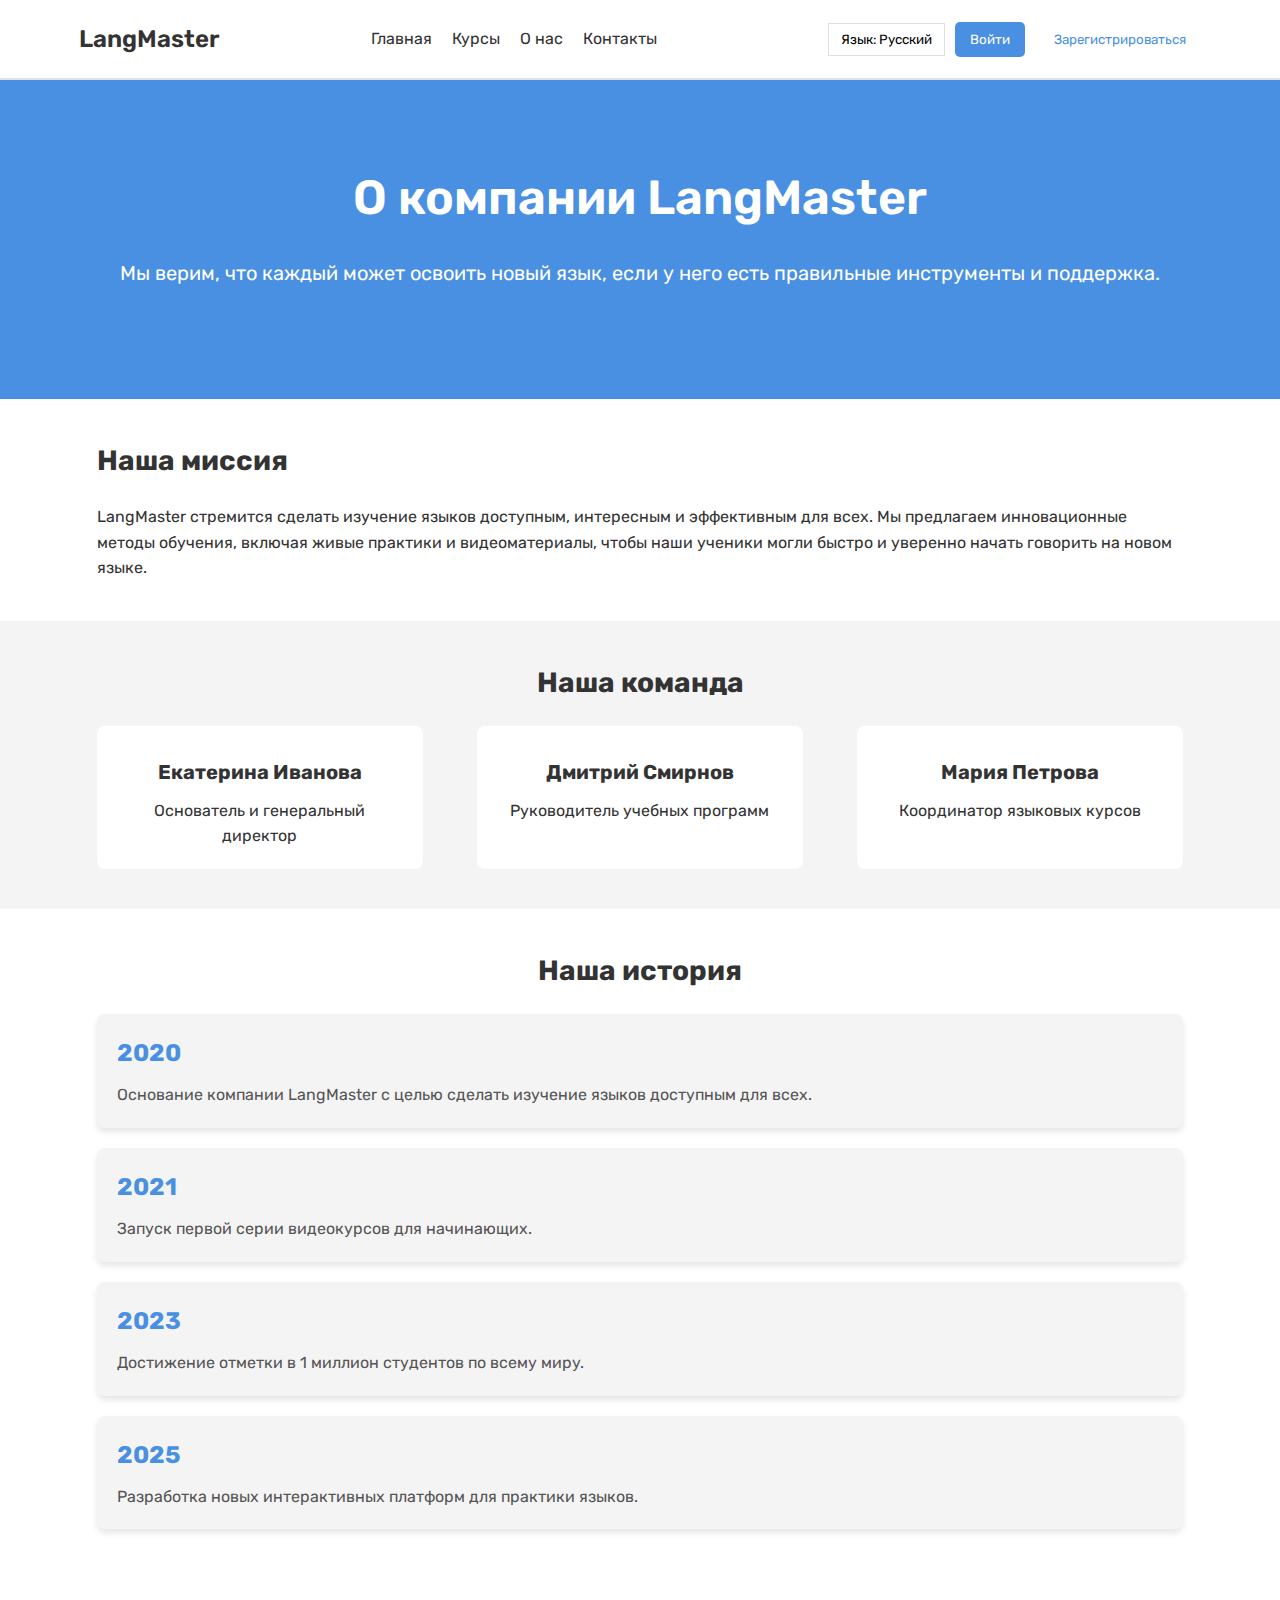
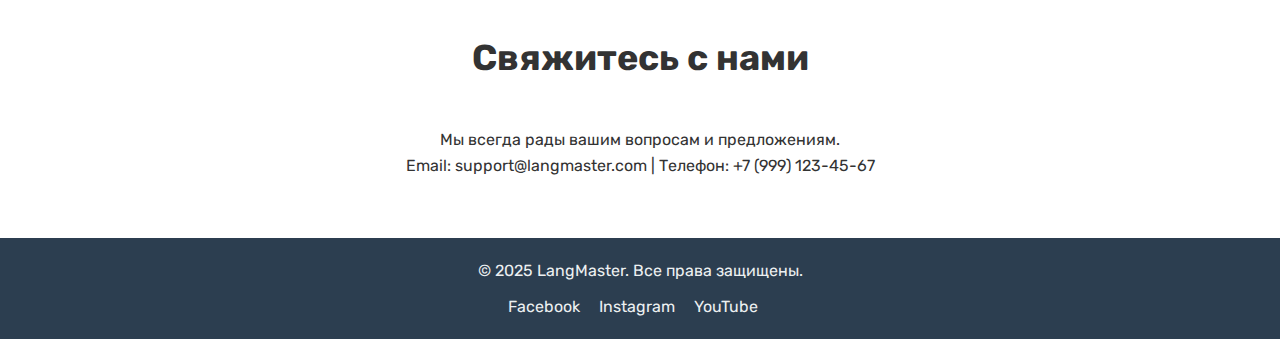
<file: about.html>
<!DOCTYPE html>
<html lang="ru">
<head>
    <meta charset="UTF-8">
    <meta name="viewport" content="width=device-width, initial-scale=1.0">
    <title>О нас - LangMaster</title>
    <link href="https://fonts.googleapis.com/css2?family=Rubik:wght@300;400;500;600&display=swap" rel="stylesheet">
    <link rel="stylesheet" href="styles.css">
</head>
<body>

    <!-- Шапка (Header) -->
    <header>
        <div class="container">
            <div class="logo">LangMaster</div>
            <nav>
                <ul>
                    <li><a href="index.html">Главная</a></li>
                    <li><a href="courses.html">Курсы</a></li>
                    <li><a href="about.html">О нас</a></li>
                    <li><a href="contacts.html">Контакты</a></li>
                </ul>
            </nav>
            <div class="header-right">
                <div class="language">
                    <button>Язык: Русский</button>
                </div>
                <div class="auth-buttons">
                    <a href="login.html"><button class="btn-login">Войти</button></a>
                    <a href="register.html"><button class="btn-register">Зарегистрироваться</button></a>
                </div>
            </div>
        </div>
    </header>

    <!-- Заголовок -->
    <section class="hero">
        <div class="container">
            <h1>О компании LangMaster</h1>
            <p>Мы верим, что каждый может освоить новый язык, если у него есть правильные инструменты и поддержка.</p>
        </div>
    </section>

    <!-- Наша миссия -->
    <section class="mission">
        <div class="container">
            <h2>Наша миссия</h2>
            <p>LangMaster стремится сделать изучение языков доступным, интересным и эффективным для всех. 
                Мы предлагаем инновационные методы обучения, включая живые практики и видеоматериалы, 
                чтобы наши ученики могли быстро и уверенно начать говорить на новом языке.</p>
        </div>
    </section>

    <!-- Наша команда -->
    <section class="team">
        <div class="container">
            <h2>Наша команда</h2>
            <div class="team-members">
                <div class="team-member">
                    <h3>Екатерина Иванова</h3>
                    <p>Основатель и генеральный директор</p>
                </div>
                <div class="team-member">
                    <h3>Дмитрий Смирнов</h3>
                    <p>Руководитель учебных программ</p>
                </div>
                <div class="team-member">
                    <h3>Мария Петрова</h3>
                    <p>Координатор языковых курсов</p>
                </div>
            </div>
        </div>
    </section>

    <!-- Наша история -->
    <section class="history">
        <div class="container">
            <h2>Наша история</h2>
            <div class="timeline">
                <a href="#year2020" class="timeline-item" id="year2020">
                    <h3>2020</h3>
                    <p>Основание компании LangMaster с целью сделать изучение языков доступным для всех.</p>
                </a>
                <a href="#year2021" class="timeline-item" id="year2021">
                    <h3>2021</h3>
                    <p>Запуск первой серии видеокурсов для начинающих.</p>
                </a>
                <a href="#year2023" class="timeline-item" id="year2023">
                    <h3>2023</h3>
                    <p>Достижение отметки в 1 миллион студентов по всему миру.</p>
                </a>
                <a href="#year2025" class="timeline-item" id="year2025">
                    <h3>2025</h3>
                    <p>Разработка новых интерактивных платформ для практики языков.</p>
                </a>
            </div>
        </div>
    </section>
    

    <!-- Контакты -->
    <section class="contacts">
        <div class="container">
            <h2>Свяжитесь с нами</h2>
            <p>Мы всегда рады вашим вопросам и предложениям.</p>
            <p>Email: support@langmaster.com | Телефон: +7 (999) 123-45-67</p>
        </div>
    </section>

    <!-- Подвал (Footer) -->
    <footer>
        <div class="container">
            <p>&copy; 2025 LangMaster. Все права защищены.</p>
            <div class="social-links">
                <a href="#">Facebook</a>
                <a href="#">Instagram</a>
                <a href="#">YouTube</a>
            </div>
        </div>
    </footer>

</body>
</html>
</file>
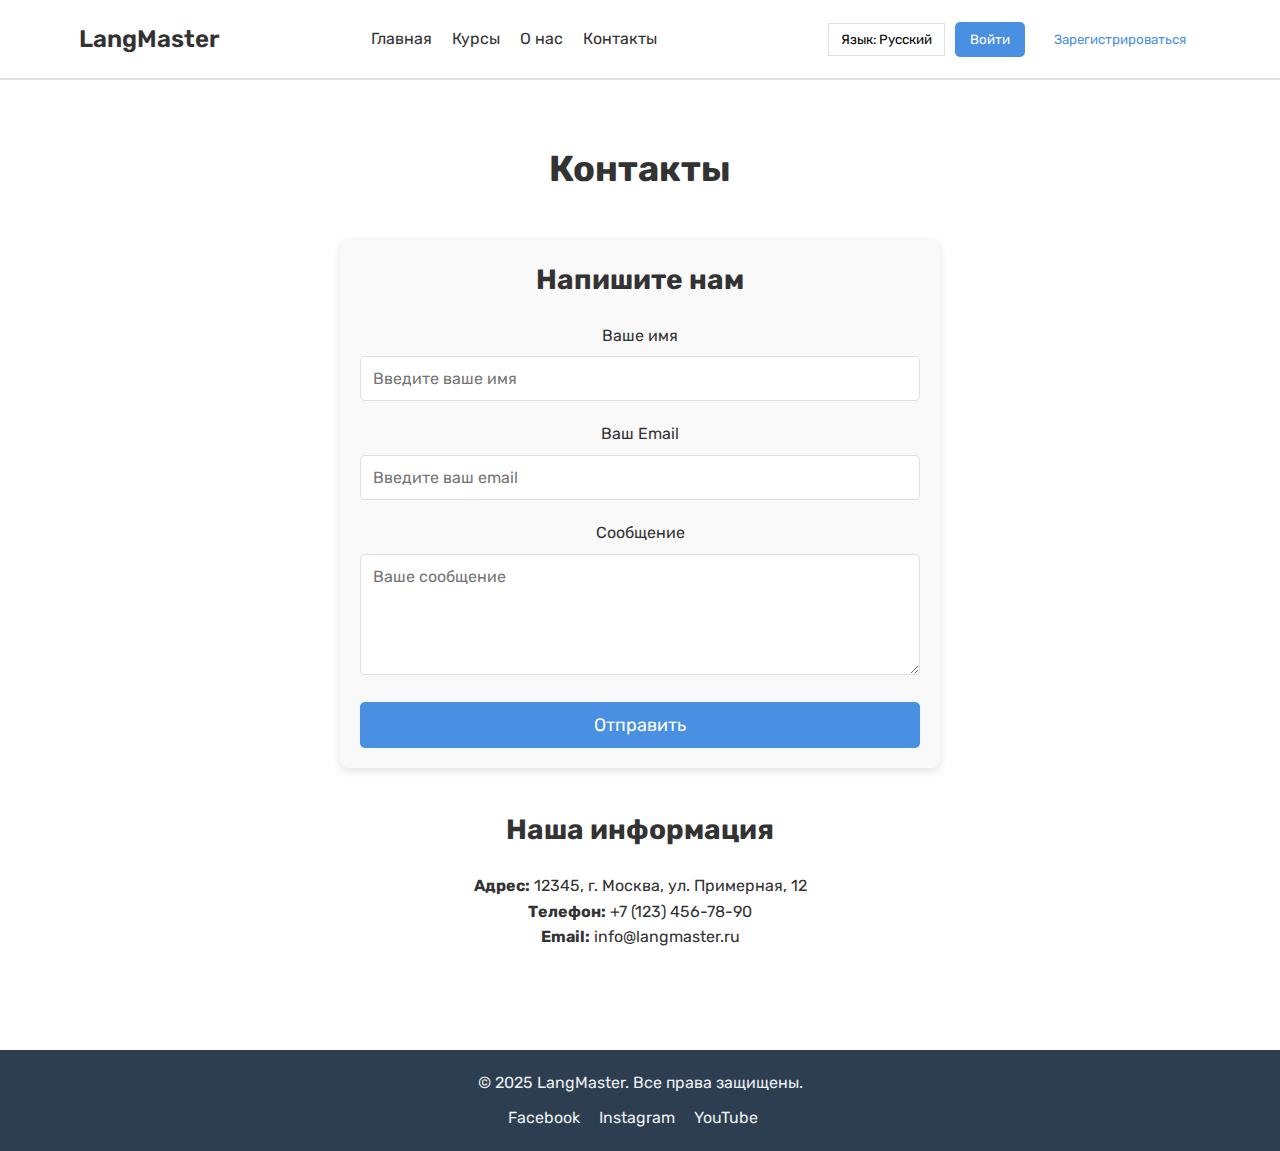
<file: contacts.html>
<!DOCTYPE html>
<html lang="ru">
<head>
    <meta charset="UTF-8">
    <meta name="viewport" content="width=device-width, initial-scale=1.0">
    <title>Контакты - LangMaster</title>
    <link href="https://fonts.googleapis.com/css2?family=Rubik:wght@300;400;500;600&display=swap" rel="stylesheet">
    <link rel="stylesheet" href="styles.css">
</head>
<body>

    <!-- Шапка (Header) -->
    <header>
        <div class="container">
            <div class="logo">LangMaster</div>
            <nav>
                <ul>
                    <li><a href="index.html">Главная</a></li>
                    <li><a href="courses.html">Курсы</a></li>
                    <li><a href="about.html">О нас</a></li>
                    <li><a href="contacts.html">Контакты</a></li>
                </ul>
            </nav>
            <div class="header-right">
                <div class="language">
                    <button>Язык: Русский</button>
                </div>
                <div class="auth-buttons">
                    <a href="login.html"><button class="btn-login">Войти</button></a>
                    <a href="register.html"><button class="btn-register">Зарегистрироваться</button></a>
                </div>
            </div>
        </div>
    </header>
    
    <!-- Основной контент -->
    <section class="contacts">
        <div class="container">
            <h2>Контакты</h2>

            <!-- Форма обратной связи -->
            <div class="contact-form">
                <h3>Напишите нам</h3>
                <form action="index.html" method="POST">
                    <div class="form-group">
                        <label for="name">Ваше имя</label>
                        <input type="text" id="name" name="name" placeholder="Введите ваше имя" required>
                    </div>
                    <div class="form-group">
                        <label for="email">Ваш Email</label>
                        <input type="email" id="email" name="email" placeholder="Введите ваш email" required>
                    </div>
                    <div class="form-group">
                        <label for="message">Сообщение</label>
                        <textarea id="message" name="message" placeholder="Ваше сообщение" rows="5" required></textarea>
                    </div>
                    <a href="index.html">
                        <button type="button" class="btn-submit">Отправить</button>
                    </a>
                </form>
            </div>

            <!-- Контактная информация -->
            <div class="company-info">
                <h3>Наша информация</h3>
                <p><strong>Адрес:</strong> 12345, г. Москва, ул. Примерная, 12</p>
                <p><strong>Телефон:</strong> +7 (123) 456-78-90</p>
                <p><strong>Email:</strong> info@langmaster.ru</p>
            </div>
            
        </div>
    </section>

    <!-- Подвал -->
    <footer>
        <div class="container">
            <p>&copy; 2025 LangMaster. Все права защищены.</p>
            <div class="social-links">
                <a href="#">Facebook</a>
                <a href="#">Instagram</a>
                <a href="#">YouTube</a>
            </div>
        </div>
    </footer>

</body>
</html>
</file>
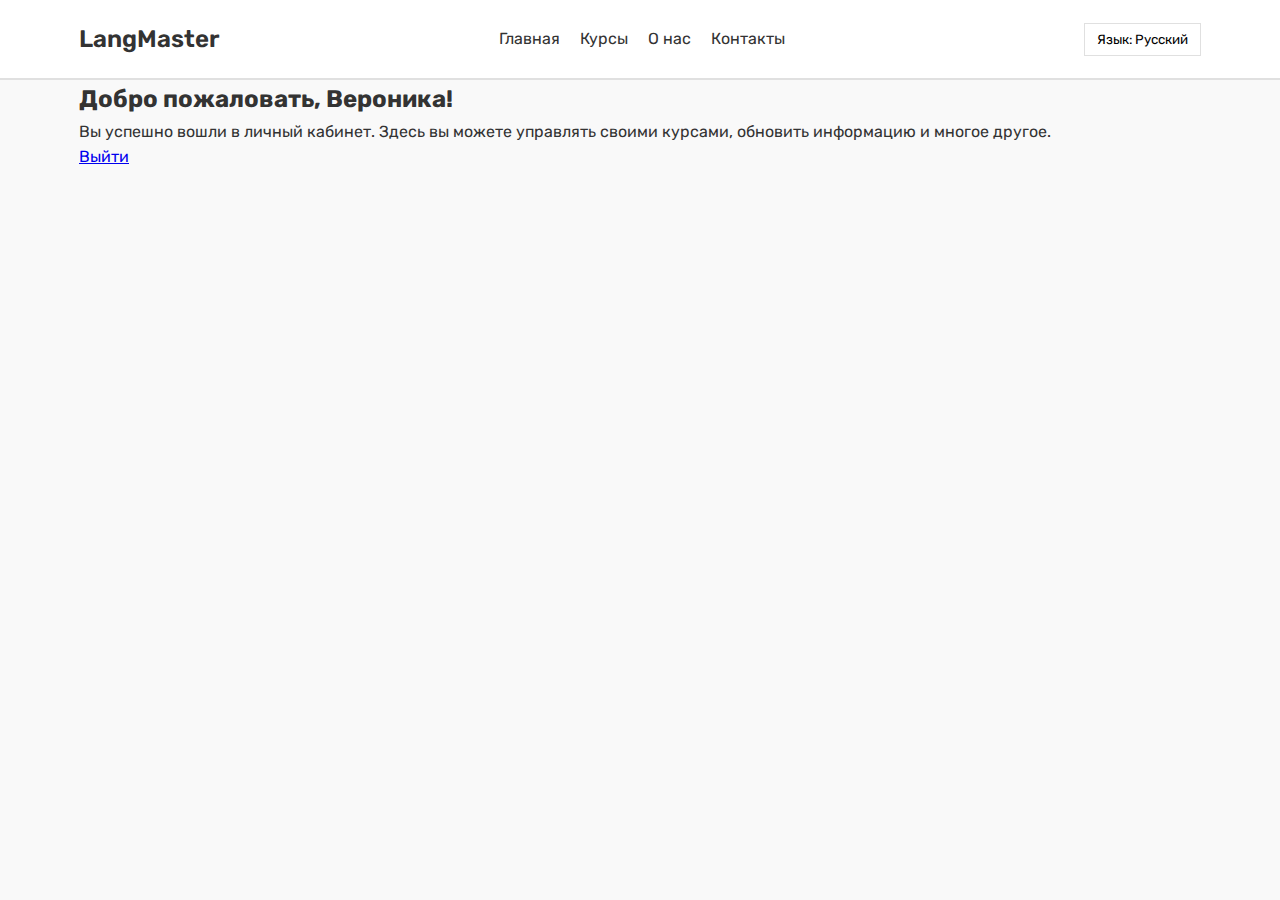
<file: dashboard.html>
<!DOCTYPE html>
<html lang="ru">
<head>
    <meta charset="UTF-8">
    <meta name="viewport" content="width=device-width, initial-scale=1.0">
    <title>Личный кабинет - LangMaster</title>
    <link href="https://fonts.googleapis.com/css2?family=Rubik:wght@300;400;500;600&display=swap" rel="stylesheet">
    <link rel="stylesheet" href="styles.css">
</head>
<body>
    <!-- Шапка (Header) -->
    <header>
        <div class="container">
            <div class="logo">LangMaster</div>
            <nav>
                <ul>
                    <li><a href="index.html">Главная</a></li>
                    <li><a href="courses.html">Курсы</a></li>
                    <li><a href="#">О нас</a></li>
                    <li><a href="contacts.html">Контакты</a></li>
                </ul>
            </nav>
            <div class="header-right">
                <div class="language">
                    <button>Язык: Русский</button>
                </div>
            </div>
        </div>
    </header>

    <section class="dashboard">
        <div class="container">
            <h2>Добро пожаловать, Вероника!</h2>
            <p>Вы успешно вошли в личный кабинет. Здесь вы можете управлять своими курсами, обновить информацию и многое другое.</p>
            <a href="index.html" class="btn-logout">Выйти</a>
        </div>
    </section>
    
</body>
</html>
</file>
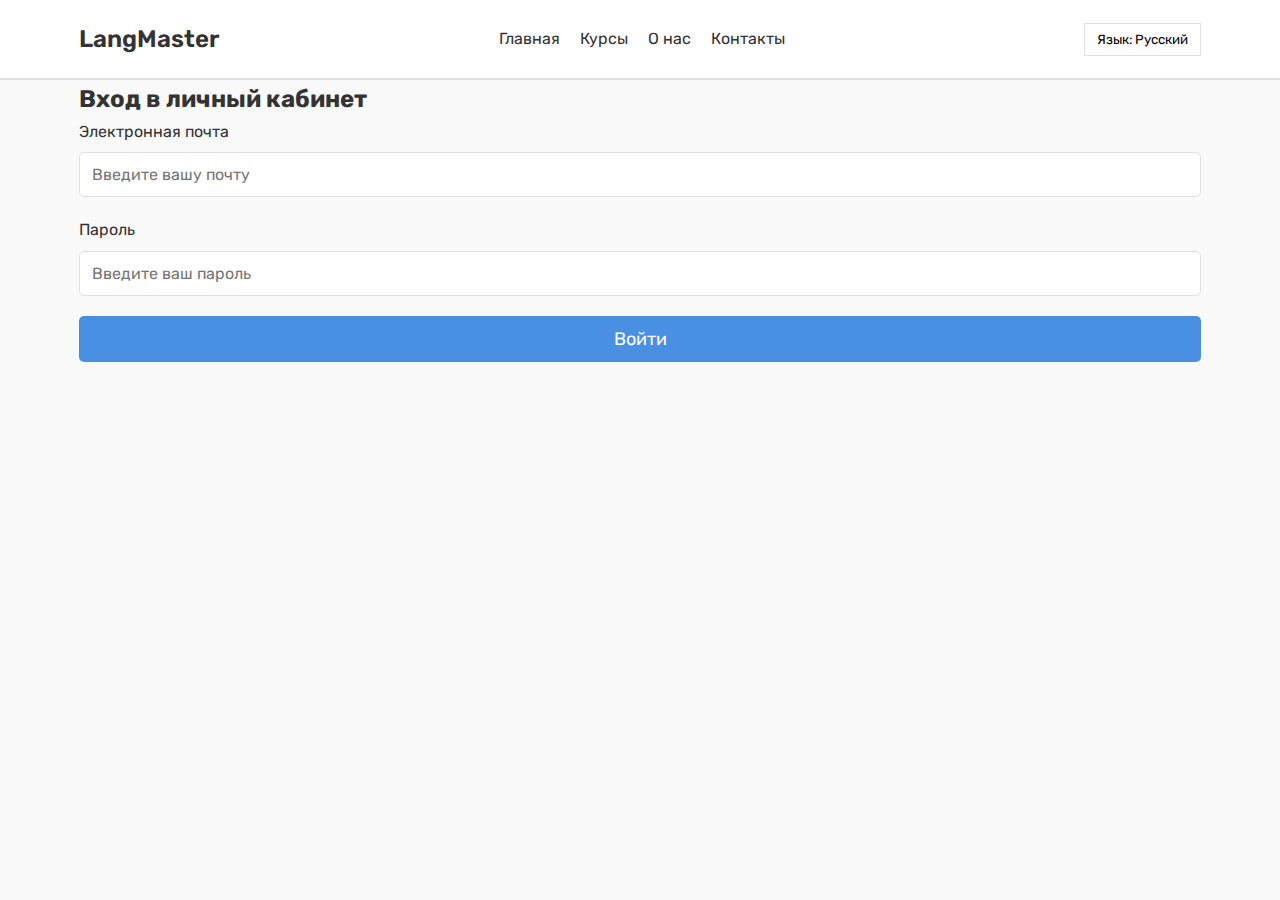
<file: login.html>
<!DOCTYPE html>
<html lang="ru">
<head>
    <meta charset="UTF-8">
    <meta name="viewport" content="width=device-width, initial-scale=1.0">
    <title>Войти - LangMaster</title>
    <link href="https://fonts.googleapis.com/css2?family=Rubik:wght@300;400;500;600&display=swap" rel="stylesheet">
    <link rel="stylesheet" href="styles.css">
</head>
<body>
    <!-- Шапка (Header) -->
    <header>
        <div class="container">
            <div class="logo">LangMaster</div>
            <nav>
                <ul>
                    <li><a href="index.html">Главная</a></li>
                    <li><a href="courses.html">Курсы</a></li>
                    <li><a href="about.html">О нас</a></li>
                    <li><a href="contacts.html">Контакты</a></li>
                </ul>
            </nav>
            <div class="header-right">
                <div class="language">
                    <button>Язык: Русский</button>
                </div>
            </div>
        </div>
    </header>

    <section class="form-section">
        <div class="container">
            <h2>Вход в личный кабинет</h2>
            <form action="dashboard.html" method="POST">
                <div class="form-group">
                    <label for="email">Электронная почта</label>
                    <input type="email" id="email" name="email" required placeholder="Введите вашу почту">
                </div>
                <div class="form-group">
                    <label for="password">Пароль</label>
                    <input type="password" id="password" name="password" required placeholder="Введите ваш пароль">
                </div>
                <a href="dashboard.html">
                    <button type="button" class="btn-submit">Войти</button>
                </a>
            </form>
        </div>
    </section>
    
</body>
</html>
</file>
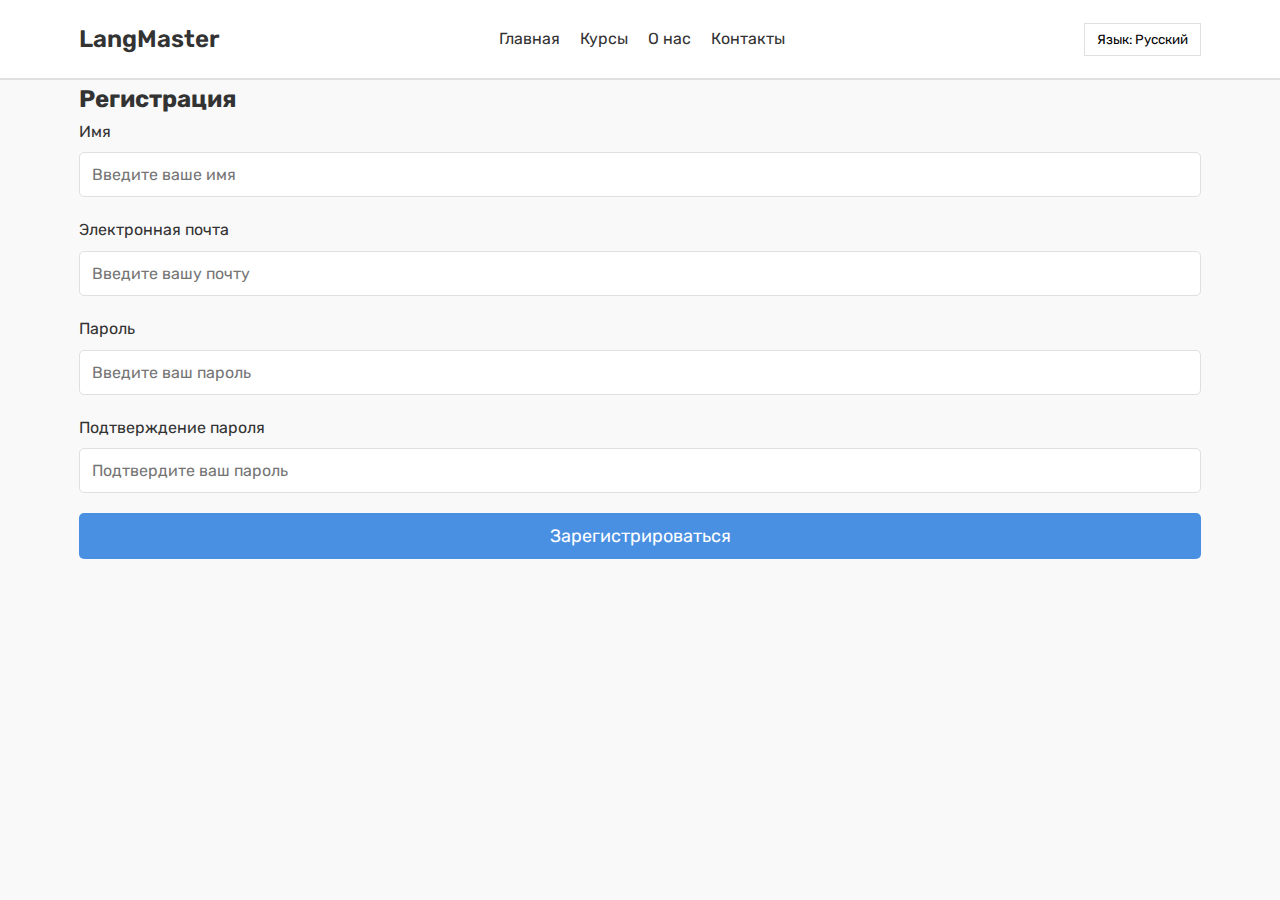
<file: register.html>
<!DOCTYPE html>
<html lang="ru">
<head>
    <meta charset="UTF-8">
    <meta name="viewport" content="width=device-width, initial-scale=1.0">
    <title>Регистрация - LangMaster</title>
    <link href="https://fonts.googleapis.com/css2?family=Rubik:wght@300;400;500;600&display=swap" rel="stylesheet">
    <link rel="stylesheet" href="styles.css">
</head>
<body>
    <!-- Шапка (Header) -->
    <header>
        <div class="container">
            <div class="logo">LangMaster</div>
            <nav>
                <ul>
                    <li><a href="index.html">Главная</a></li>
                    <li><a href="courses.html">Курсы</a></li>
                    <li><a href="about.html">О нас</a></li>
                    <li><a href="contacts.html">Контакты</a></li>
                </ul>
            </nav>
            <div class="header-right">
                <div class="language">
                    <button>Язык: Русский</button>
                </div>
            </div>
        </div>
    </header>

    <section class="form-section">
        <div class="container">
            <h2>Регистрация</h2>
            <form action="dashboard.html" method="POST">
                <div class="form-group">
                    <label for="name">Имя</label>
                    <input type="text" id="name" name="name" required placeholder="Введите ваше имя">
                </div>
                <div class="form-group">
                    <label for="email">Электронная почта</label>
                    <input type="email" id="email" name="email" required placeholder="Введите вашу почту">
                </div>
                <div class="form-group">
                    <label for="password">Пароль</label>
                    <input type="password" id="password" name="password" required placeholder="Введите ваш пароль">
                </div>
                <div class="form-group">
                    <label for="confirm-password">Подтверждение пароля</label>
                    <input type="password" id="confirm-password" name="confirm-password" required placeholder="Подтвердите ваш пароль">
                </div>
                <a href="dashboard.html">
                    <button type="button" class="btn-submit">Зарегистрироваться</button>
                </a>
            </form>
        </div>
    </section>
    
</body>
</html>
</file>
<file: styles.css>
/* Общие стили */
* {
    margin: 0;
    padding: 0;
    box-sizing: border-box;
    font-family: 'Rubik', sans-serif; /* Используем шрифт Rubik для всего текста */
}

body {
    background-color: #F9F9F9;
    color: #333;
    line-height: 1.6;
}

.container {
    width: 90%;
    margin: 0 auto;
}

/* Шапка */
header {
    background-color: #FFFFFF;
    padding: 20px 0;
    border-bottom: 2px solid #E0E0E0;
}

header .container {
    display: flex;
    justify-content: space-between;
    align-items: center;
}

header .logo {
    font-size: 24px;
    font-weight: 600; /* Можно использовать Rubik с более жирным начертанием для логотипа */
}

header nav ul {
    display: flex;
    list-style: none;
}

header nav ul li {
    margin-right: 20px;
}

header nav ul li a {
    text-decoration: none;
    color: #333;
    font-size: 16px;
}

header .header-right {
    display: flex;
    align-items: center;
}

header .language button {
    padding: 8px 12px;
    border: 1px solid #E0E0E0;
    background-color: #FFFFFF;
    cursor: pointer;
}

header .auth-buttons button {
    margin-left: 10px;
    padding: 10px 15px;
    border: none;
    cursor: pointer;
    border-radius: 5px;
}

header .btn-login {
    background-color: #4A90E2;
    color: white;
}

header .btn-register {
    background-color: transparent;
    border: 2px solid #4A90E2;
    color: #4A90E2;
}

/* Основной блок */
.hero {
    background-color: #4A90E2;
    color: white;
    text-align: center;
    padding: 80px 20px;
}

.hero h1 {
    font-size: 48px;
    margin-bottom: 20px;
    font-weight: 600; /* Можно использовать Rubik с более жирным начертанием для заголовков */
}

.hero p {
    font-size: 20px;
    margin-bottom: 30px;
}

.hero .btn-cta {
    background-color: #50E3C2;
    padding: 12px 25px;
    border: none;
    font-size: 18px;
    cursor: pointer;
    border-radius: 8px;
}

/* Преимущества */
.features {
    background-color: #FFFFFF;
    padding: 60px 0;
}

.features h2 {
    text-align: center;
    font-size: 36px;
    margin-bottom: 40px;
    font-weight: 600; /* Можно использовать Rubik с более жирным начертанием для заголовков */
}

.feature-cards {
    display: flex;
    justify-content: space-between;
    gap: 20px;
}

.feature-card {
    background-color: #F4F4F4;
    padding: 20px;
    width: 30%;
    text-align: center;
    border-radius: 8px;
}

.feature-card h3 {
    margin-top: 15px;
    font-size: 24px;
    font-weight: 500;
}

.feature-card img {
    max-width: 100%; 
    height: auto; 
    display: block; 
    object-fit: cover;
    border-radius: 8px;
}

/* Курсы */
.courses {
    padding: 60px 0;
    background-color: #F9F9F9;
}

.courses h1 {
    text-align: center;
    font-size: 36px;
    margin-bottom: 40px;
}

.filters {
    display: flex;
    justify-content: space-between;
    margin-bottom: 30px;
}

.filters select, .filters input {
    padding: 10px;
    font-size: 16px;
    border-radius: 5px;
}

.courses h2 {
    text-align: center;
    font-size: 36px;
    margin-bottom: 40px;
    font-weight: 600;
}

.course-cards {
    display: flex;
    justify-content: space-between;
    gap: 20px;
}

.course-card {
    background-color: #FFFFFF;
    padding: 20px;
    width: 45%;
    text-align: center;
    border-radius: 8px;
    box-shadow: 0 4px 8px rgba(0, 0, 0, 0.1);
}

.course-card img {
    width: 100%;
    height: auto;
    border-radius: 8px;
}

.course-card h3 {
    margin-top: 15px;
}

.course-card .btn-cta {
    background-color: #4A90E2;
    color: white;
    padding: 12px 25px;
    border: none;
    margin-top: 15px;
    cursor: pointer;
    border-radius: 8px;
}

.course-video {
    border-radius: 10px;
    box-shadow: 0 4px 8px rgba(0, 0, 0, 0.2);
    margin-bottom: 10px;
}

/* Стили для отдельного курса */
.course-card {
    width: 100%;
    max-width: 360px;
    text-align: center;
}

/* Стили для видео-контейнера */
.course-card iframe {
    width: 100%;
    height: auto;
    aspect-ratio: 16/9; /* Сохраняем соотношение сторон 16:9 для видео */
    border: 0;
    border-radius: 10px;
    margin-bottom: 15px;
}

/* Адаптивность для мобильных устройств */
@media (max-width: 768px) {
    .course-card {
        max-width: 100%; /* Картинки и видео займут всю ширину на маленьких экранах */
    }
}

/* Для очень маленьких экранов */
@media (max-width: 480px) {
    .course-cards {
        flex-direction: column;
        align-items: center; /* Вертикальный выравнивание для мобильных устройств */
    }
}

/* Отзывы */
.testimonials {
    background-color: #F4F4F4;
    padding: 60px 0;
}

.testimonials h2 {
    text-align: center;
    font-size: 36px;
    margin-bottom: 40px;
}

.testimonial-cards {
    display: flex;
    justify-content: space-between;
    gap: 20px;
}

.testimonial-card {
    background-color: #FFFFFF;
    padding: 20px;
    width: 45%;
    text-align: center;
    box-shadow: 0 4px 8px rgba(0, 0, 0, 0.1);
    border-radius: 8px;
}

.show-more {
    display: flex;
    justify-content: center;
    align-items: center;
    margin-top: 40px;
}

.show-more .btn-cta {
    padding: 12px 30px;
    background-color: #4A90E2;
    color: white;
    font-size: 18px;
    font-weight: 600;
    border-radius: 5px;
    border: none;
    cursor: pointer;
    transition: background-color 0.3s ease;
    width: auto;
    text-align: center;
}

.show-more .btn-cta:hover {
    background-color: #357ABD;
}

.show-more .btn-cta:focus {
    outline: none;
}

/* Отзывы студентов */
.student-reviews {
    background-color: #F9F9F9;
    padding: 60px 0;
}

.student-reviews h2 {
    text-align: center;
    font-size: 36px;
    margin-bottom: 40px;
    font-weight: 600;
}

.reviews-cards {
    display: flex;
    justify-content: space-between;
    gap: 30px;
    flex-wrap: wrap;
}

.review-card {
    background-color: #FFFFFF;
    padding: 20px;
    width: 30%;
    text-align: center;
    border-radius: 8px;
    box-shadow: 0 4px 8px rgba(0, 0, 0, 0.1);
    transition: transform 0.3s ease-in-out;
}

.review-card:hover {
    transform: translateY(-10px);
}

.review-card img {
    width: 80px;
    height: 80px;
    border-radius: 50%;
    object-fit: cover;
    margin-bottom: 15px;
}

.review-card h3 {
    font-size: 22px;
    margin-bottom: 10px;
    font-weight: 500;
}

.course-name {
    font-size: 16px;
    color: #777;
    margin-bottom: 10px;
}

.review-text {
    font-size: 16px;
    color: #333;
    line-height: 1.6;
}

/* Миссия */
.mission {
    padding: 40px 20px;
    background-color: #FFFFFF;
}

.mission h2 {
    font-size: 28px;
    margin-bottom: 20px;
}

/* Команда */
.team {
    padding: 40px 20px;
    background-color: #F4F4F4;
    text-align: center;
}

.team h2 {
    font-size: 28px;
    margin-bottom: 20px;
}

.team-members {
    display: flex;
    justify-content: space-between;
    gap: 20px;
}

.team-member {
    width: 30%;
    background-color: #FFFFFF;
    padding: 20px;
    border-radius: 8px;
    text-align: center;
}

.team-member img {
    width: 100%;
    border-radius: 50%;
}

.team-member h3 {
    font-size: 20px;
    margin: 10px 0;
}

/* Наша история */
.history {
    padding: 40px 20px;
    background-color: #FFFFFF;
}

.history h2 {
    font-size: 28px;
    margin-bottom: 20px;
    text-align: center;
}

.timeline {
    display: flex;
    flex-direction: column;
    gap: 20px;
}

/* Начальное состояние: текст виден */
.timeline-item {
    background-color: #F4F4F4;
    padding: 20px;
    border-radius: 8px;
    box-shadow: 0 4px 6px rgba(0, 0, 0, 0.1);
    opacity: 1; /* Текст изначально виден */
    transform: translateY(0); /* Без начального смещения */
    transition: all 0.6s ease-in-out;
    text-decoration: none;
    color: inherit;
}

/* Эффект при наведении */
.timeline-item:hover {
    transform: scale(1.02); /* Легкое увеличение при наведении */
}

/* Стили текста внутри панелей */
.timeline-item h3 {
    font-size: 24px;
    color: #4A90E2;
    margin-bottom: 10px;
}

.timeline-item p {
    font-size: 16px;
    color: #555;
}

/* Анимация при переходе к якорю */
.timeline-item:target {
    background-color: #E0F7FA; /* Меняем цвет при активации */
    box-shadow: 0 6px 12px rgba(0, 0, 0, 0.15);
    transform: translateY(-10px); /* Поднимаем элемент вверх */
    transition: all 0.6s ease-in-out;
}

/* Плавный скролл для якорных ссылок */
html {
    scroll-behavior: smooth;
}


/* Контакты */
.contacts {
    padding: 40px 20px;
    background-color: #F9F9F9;
    text-align: center;
}

.contacts h2 {
    font-size: 28px;
    margin-bottom: 20px;
}

/* Основной блок контактов */
.contacts {
    padding: 60px 20px;
    background-color: #FFFFFF;
}

.contacts h2 {
    text-align: center;
    font-size: 36px;
    margin-bottom: 40px;
}

/* Форма */
.contact-form {
    max-width: 600px;
    margin: 0 auto 40px;
    padding: 20px;
    background-color: #F9F9F9;
    border-radius: 8px;
    box-shadow: 0 4px 8px rgba(0, 0, 0, 0.1);
}

.contact-form h3 {
    font-size: 28px;
    margin-bottom: 20px;
    text-align: center;
}

.form-group {
    margin-bottom: 20px;
}

.form-group label {
    display: block;
    font-size: 16px;
    margin-bottom: 8px;
}

.form-group input,
.form-group textarea {
    width: 100%;
    padding: 12px;
    border-radius: 5px;
    border: 1px solid #E0E0E0;
    font-size: 16px;
    color: #333;
}

.form-group textarea {
    resize: vertical;
}

.btn-submit {
    background-color: #4A90E2;
    color: white;
    padding: 12px 25px;
    border: none;
    border-radius: 5px;
    font-size: 18px;
    cursor: pointer;
    width: 100%;
    text-align: center;
}

.btn-submit:hover {
    background-color: #357ABD;
}

/* Информация о компании */
.company-info {
    text-align: center;
    margin-bottom: 40px;
}

.company-info h3 {
    font-size: 28px;
    margin-bottom: 20px;
}

.company-info p {
    font-size: 16px;
}

/* Подвал */
footer {
    background-color: #2C3E50;
    color: #ECF0F1;
    padding: 20px 0;
    text-align: center;
}

footer .social-links {
    margin-top: 10px;
}

footer .social-links a {
    color: #ECF0F1;
    margin-right: 15px;
    text-decoration: none;
}

footer .social-links a:hover {
    color: #4A90E2;
}

/* Адаптивность */
@media (max-width: 1024px) {
    header .container {
        flex-wrap: wrap;
    }

    .filters {
        flex-direction: column;
        gap: 15px;
    }

    .course-card {
        width: 100%;
    }

    .review-card {
        width: 45%;
    }
}

@media (max-width: 768px) {
    header .container {
        flex-direction: column;
        text-align: center;
    }

    .course-card {
        width: 100%;
    }

    .review-card {
        width: 100%;
    }
    
    .feature-card {
        width: 100%;
    }
}

@media (max-width: 480px) {
    .hero h1 {
        font-size: 32px;
    }

    .filters select,
    .filters input {
        width: 100%;
    }

    .review-card img {
        width: 60px;
        height: 60px;
    }
}

/* Общие настройки для адаптивности */
body {
    margin: 0;
    padding: 0;
    font-family: 'Rubik', sans-serif;
    box-sizing: border-box;
}

/* Основной контейнер */
.container {
    width: 90%;
    max-width: 1200px;
    margin: 0 auto;
    padding: 0 15px;
}

/* Адаптивность для планшетов (ширина экрана до 768px) */
@media (max-width: 768px) {
    header {
        display: flex;
        flex-direction: column;
        align-items: center;
    }

    nav ul {
        display: flex;
        flex-wrap: wrap;
        justify-content: center;
        gap: 10px;
        padding: 0;
    }

    .header-right {
        display: flex;
        flex-direction: column;
        align-items: center;
        gap: 10px;
        margin-top: 10px;
    }

    .hero {
        text-align: center;
    }

    .hero h1 {
        font-size: 2rem;
    }

    .hero p {
        font-size: 1rem;
    }

    .features .feature-cards {
        display: flex;
        flex-direction: column;
        gap: 20px;
    }

    .courses .course-cards {
        display: flex;
        flex-direction: column;
        gap: 20px;
    }

    footer {
        text-align: center;
    }

    .social-links {
        display: flex;
        justify-content: center;
        gap: 15px;
    }
}

/* Адаптивные стили для страниц сайта */

/* Адаптация для больших экранов (ширина больше 1200px) */
@media (min-width: 1200px) {
    .container {
        max-width: 1400px;
    }

    .feature-card {
        width: 30%;
    }

    .review-card {
        width: 30%;
    }

    .course-card {
        width: 30%;
    }
}

/* Адаптация для планшетов (ширина экрана до 1024px) */
@media (max-width: 1024px) {
    header .container {
        flex-wrap: wrap;
        text-align: center;
    }

    header nav ul {
        justify-content: center;
        flex-wrap: wrap;
        gap: 15px;
    }

    .feature-card,
    .course-card,
    .review-card {
        width: 48%;
    }

    .testimonial-cards,
    .course-cards,
    .reviews-cards {
        flex-wrap: wrap;
        gap: 20px;
    }

    .filters {
        flex-direction: column;
        align-items: center;
        gap: 10px;
    }

    .hero h1 {
        font-size: 2.5rem;
    }

    .hero p {
        font-size: 1.2rem;
    }
}

/* Адаптация для мобильных устройств (ширина экрана до 768px) */
@media (max-width: 768px) {
    header {
        display: flex;
        flex-direction: column;
        align-items: center;
        text-align: center;
        gap: 10px;
    }

    nav ul {
        flex-direction: column;
        gap: 10px;
    }

    .hero h1 {
        font-size: 2rem;
    }

    .hero p {
        font-size: 1rem;
    }

    .btn-cta {
        font-size: 1rem;
        padding: 10px 20px;
    }

    .feature-card,
    .course-card,
    .review-card {
        width: 100%;
    }

    .contact-form {
        width: 90%;
        margin: 0 auto;
    }

    .map-container {
        height: 300px;
    }

    .timeline-item {
        font-size: 0.9rem;
    }
}

/* Адаптация для телефонов (ширина экрана до 480px) */
@media (max-width: 480px) {
    .hero h1 {
        font-size: 1.5rem;
    }

    .hero p {
        font-size: 0.9rem;
        margin-bottom: 15px;
    }

    .btn-cta {
        font-size: 0.8rem;
        padding: 8px 15px;
    }

    header .logo {
        font-size: 1.2rem;
    }

    nav ul li a {
        font-size: 0.8rem;
    }

    .feature-card,
    .course-card,
    .review-card {
        width: 100%;
    }

    footer p {
        font-size: 0.8rem;
    }

    .contact-form {
        width: 100%;
        padding: 10px;
    }

    .timeline-item {
        padding: 10px;
        font-size: 0.8rem;
    }

    .filters select,
    .filters input {
        width: 100%;
    }

    .team-member img {
        width: 80px;
        height: 80px;
        border-radius: 50%;
    }

    .map-container {
        height: 200px;
    }
}

/* Универсальные улучшения */
html {
    scroll-behavior: smooth;
}

button, a.btn-cta {
    transition: all 0.3s ease;
}

button:hover, a.btn-cta:hover {
    background-color: #357ABD;
    color: #FFF;
}

img, iframe {
    max-width: 100%;
    height: auto;
    display: block;
}
</file>
